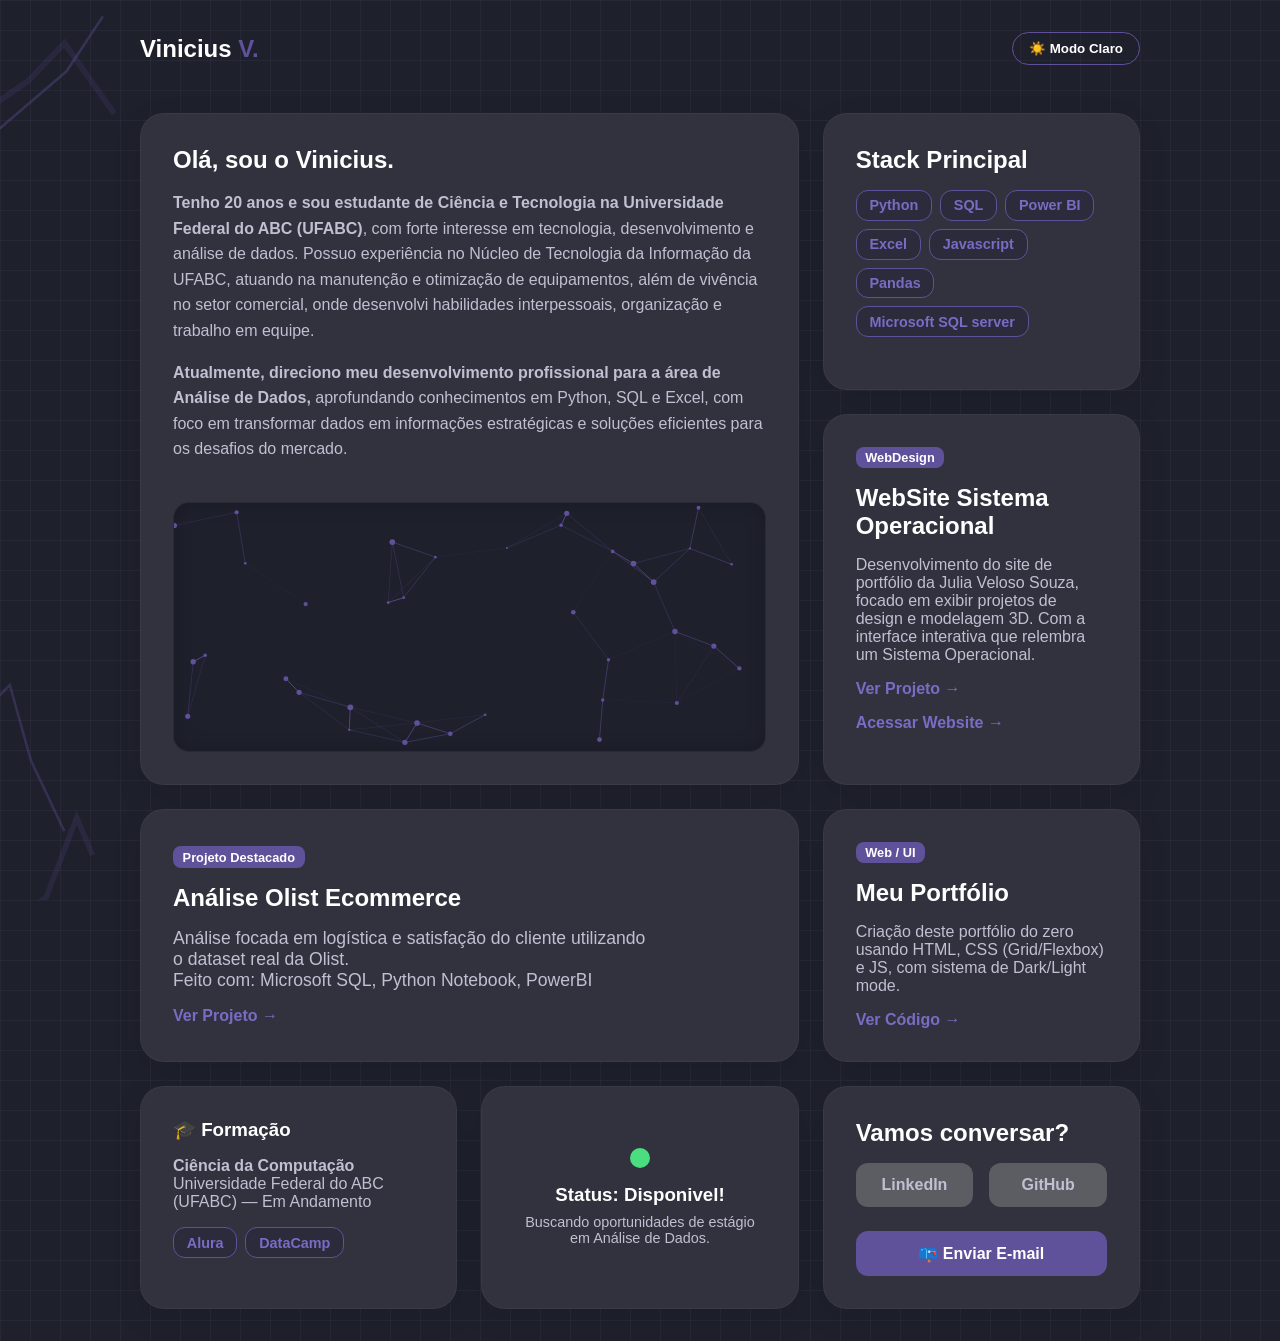
<file: index.html>
<!DOCTYPE html>
<html lang="pt-br" data-theme="dark">

<head>
    <meta charset="UTF-8">
    <meta name="viewport" content="width=device-width, initial-scale=1.0">
    <title>Vinicius | Portfólio de Dados</title>
    <link rel="stylesheet" href="style.css">
</head>

<body>
    <canvas id="bg-canvas"></canvas>

    <header>
        <div class="logo">Vinicius<span> V.</span></div>
        <button id="theme-toggle" aria-label="Mudar tema">
            <span id="theme-icon">☀️ Modo Claro</span>
        </button>
    </header>

    <main class="grid">

        <!-- Hero -->
        <section class="card hero-section">
            <div class="hero-content">
                <h1>Olá, sou o Vinicius.</h1>
                <p><strong>Tenho 20 anos e sou estudante de Ciência e Tecnologia na Universidade Federal do ABC (UFABC)</strong>,
                    com forte interesse em tecnologia, desenvolvimento e análise de dados. Possuo
                    experiência no Núcleo de Tecnologia da Informação da UFABC, atuando na manutenção
                    e otimização de equipamentos, além de vivência no setor comercial, onde desenvolvi
                    habilidades interpessoais, organização e trabalho em equipe.</p>
                <p><strong>Atualmente, direciono meu desenvolvimento profissional para a área de Análise de Dados,</strong>
                    aprofundando conhecimentos em Python, SQL e Excel, com foco em transformar dados em informações
                    estratégicas e soluções eficientes para os desafios do mercado.</p>
            </div>
            <div class="canvas-container" id="canvas-wrapper">
                <canvas id="networkCanvas"></canvas>
            </div>
        </section>

        <!-- Stack -->
        <section class="card skills-section">
            <h2>Stack Principal</h2>
            <div class="skills-tags">
                <span class="tag">Python</span>
                <span class="tag">SQL</span>
                <span class="tag">Power BI</span>
                <span class="tag">Excel</span>
                <span class="tag">Javascript</span>
                <span class="tag">Pandas</span>
                <span class="tag">Microsoft SQL server</span>
            </div>
        </section>

        <!-- Projeto Principal -->
        <section class="card project-section main-project">
            <span class="badge">Projeto Destacado</span>
            <h2>Análise Olist Ecommerce</h2>
            <p>Análise focada em logística e satisfação do cliente utilizando o dataset real da Olist.</p>
            <p>Feito com: Microsoft SQL, Python Notebook, PowerBI</p>
            <a href="https://github.com/vvnvms/Analise-Olist-Ecommerce" class="btn-link" target="_blank">Ver Projeto &rarr;</a>
        </section>

        <!-- Projeto 2 -->
        <section class="card project-section">
            <span class="badge">WebDesign</span>
            <h2>WebSite Sistema Operacional</h2>
            <p>Desenvolvimento do site de portfólio da Julia Veloso Souza, focado em exibir projetos de design e
                modelagem 3D. Com a interface interativa que relembra um Sistema Operacional.</p>
            <a href="https://github.com/pinkyoyocat/Portfolio_Pink" class="btn-link" target="_blank">Ver Projeto &rarr;</a><br>
            <a href="https://pinkyoyocat.vercel.app/" class="btn-link" target="_blank">Acessar Website &rarr;</a>
        </section>

        <!-- Projeto 3 -->
        <section class="card project-section">
            <span class="badge">Web / UI</span>
            <h2>Meu Portfólio</h2>
            <p>Criação deste portfólio do zero usando HTML, CSS (Grid/Flexbox) e JS, com sistema de Dark/Light mode.</p>
            <a href="https://github.com/vvnvms/Portifolio-Vinicius-Vecchiotti" class="btn-link" target="_blank">Ver Código &rarr;</a>
        </section>

        <!-- Formação -->
        <section class="card education-section">
            <h3>🎓 Formação</h3>
            <p><strong>Ciência da Computação</strong></p>
            <p>Universidade Federal do ABC (UFABC) — Em Andamento</p>
            <div class="skills-tags" style="margin-top: 1rem;">
                <span class="tag">Alura</span>
                <span class="tag">DataCamp</span>
            </div>
        </section>

        <!-- Status -->
        <section class="card status-section">
            <div class="pulsing-dot"></div>
            <h3>Status: Disponivel!</h3>
            <p>Buscando oportunidades de estágio em Análise de Dados.</p>
        </section>

        <!-- Contato -->
        <section class="card contact-section">
            <h2>Vamos conversar?</h2>
            <div class="contact-links">
                <a href="https://www.linkedin.com/in/viniciusvecchiotti/" class="btn-primary" target="_blank">LinkedIn</a>
                <a href="https://github.com/vvnvms" class="btn-secondary" target="_blank">GitHub</a>
            </div>
            <button id="email-btn" class="btn-email">📪 Enviar E-mail</button>
        </section>

    </main>

    <script src="script.js"></script>
</body>

</html>
</file>
<file: style.css>
/* === TEMAS === */
:root[data-theme="dark"] {
    --bg-color: #1e202c;
    --grid-line: rgba(191, 192, 209, 0.05);
    --card-bg: #31323e;
    --text-main: #bfc0d1;
    --text-title: #ffffff;
    --accent: #60519b;
    --accent-hover: #7a6bc4;
    --btn-link: #5c5d63;
}

:root[data-theme="light"] {
    --bg-color: #bfc0d1;
    --grid-line: rgba(30, 32, 44, 0.1);
    --card-bg: #ffffff;
    --text-main: #31323e;
    --text-title: #1e202c;
    --accent: #60519b;
    --accent-hover: #4a3e7a;
    --btn-link: #cccccc;
}

/* === RESET & BASE === */
*, *::before, *::after {
    box-sizing: border-box;
    margin: 0;
    padding: 0;
    font-family: -apple-system, BlinkMacSystemFont, "Segoe UI", Roboto, Helvetica, Arial, sans-serif;
}

body {
    background-color: var(--bg-color);
    color: var(--text-main);
    transition: background-color 0.4s ease, color 0.4s ease;
    background-image:
        linear-gradient(var(--grid-line) 1px, transparent 1px),
        linear-gradient(90deg, var(--grid-line) 1px, transparent 1px);
    background-size: 30px 30px;
    display: flex;
    flex-direction: column;
    align-items: center;
    min-height: 100vh;
    padding: 2rem;
}

/* === BACKGROUND CANVAS === */
#bg-canvas {
    position: fixed;
    top: 0;
    left: 0;
    width: 100vw;
    height: 100vh;
    z-index: 0;
    pointer-events: none;
}

/* === LAYOUT === */
header, main {
    position: relative;
    z-index: 10;
}

header {
    width: 100%;
    max-width: 1000px;
    display: flex;
    justify-content: space-between;
    align-items: center;
    margin-bottom: 3rem;
}

.logo {
    font-size: 1.5rem;
    font-weight: bold;
    color: var(--text-title);
}
.logo span { color: var(--accent); }

/* === GRID === */
.grid {
    display: grid;
    grid-template-columns: repeat(3, 1fr);
    gap: 1.5rem;
    max-width: 1000px;
    width: 100%;
    grid-auto-flow: dense;
}

.card {
    background-color: var(--card-bg);
    border-radius: 24px;
    padding: 2rem;
    border: 1px solid rgba(128, 128, 128, 0.1);
    box-shadow: 0 10px 30px rgba(0, 0, 0, 0.1);
    transition: transform 0.2s ease, background-color 0.4s ease;
}
.card:hover { transform: translateY(-5px); }

h1, h2, h3 { color: var(--text-title); margin-bottom: 1rem; }

/* === HERO === */
.hero-section {
    grid-column: span 2;
    grid-row: span 2;
    display: flex;
    flex-direction: column;
    gap: 1.5rem;
}
.hero-content p { margin-bottom: 1rem; line-height: 1.6; }

/* === CANVAS DE REDE === */
.canvas-container {
    width: 100%;
    height: 250px;
    background-color: var(--bg-color);
    border-radius: 16px;
    position: relative;
    overflow: hidden;
    border: 1px solid rgba(128, 128, 128, 0.1);
    box-shadow: inset 0 0 20px rgba(0, 0, 0, 0.2);
}
#networkCanvas {
    width: 100%;
    height: 100%;
    display: block;
    cursor: crosshair;
}

/* === TAGS === */
.skills-tags { display: flex; flex-wrap: wrap; gap: 0.5rem; }

.tag {
    background: rgba(8, 1, 46, 0.15);
    color: var(--accent-hover);
    padding: 0.4rem 0.8rem;
    border-radius: 12px;
    font-size: 0.9rem;
    font-weight: bold;
    border: 1px solid var(--accent);
}

.badge {
    background: var(--accent);
    color: white;
    padding: 0.2rem 0.6rem;
    border-radius: 8px;
    font-size: 0.8rem;
    font-weight: bold;
    display: inline-block;
    margin-bottom: 1rem;
    align-self: flex-start;
}

/* === BOTÕES === */
.btn-link {
    color: var(--accent-hover);
    text-decoration: none;
    font-weight: bold;
    display: inline-block;
    margin-top: 1rem;
}

.contact-links { display: flex; gap: 1rem; margin-top: 1rem; }

.btn-primary, .btn-secondary {
    color: var(--text-main);
    background-color: var(--btn-link);
    padding: 0.8rem 1.5rem;
    border-radius: 12px;
    text-decoration: none;
    font-weight: bold;
    text-align: center;
    flex: 1;
    transition: transform 0.2s ease, box-shadow 0.2s ease, background-color 0.3s ease;
}
.btn-primary:hover, .btn-secondary:hover {
    transform: translateY(-3px) scale(1.02);
    box-shadow: 0 5px 15px rgba(96, 81, 155, 0.4);
    background-color: var(--accent-hover);
    color: #ffffff;
    border-color: var(--accent-hover);
}
.btn-primary:active, .btn-secondary:active {
    transform: translateY(0) scale(0.98);
}

.btn-email {
    background-color: var(--accent);
    color: #ffffff;
    border: none;
    padding: 0.8rem 1.5rem;
    border-radius: 12px;
    font-weight: bold;
    font-size: 1rem;
    cursor: pointer;
    width: 100%;
    margin-top: 1.5rem;
    transition: transform 0.2s ease, box-shadow 0.2s ease, background-color 0.3s ease;
}
.btn-email:hover {
    transform: translateY(-3px) scale(1.02);
    box-shadow: 0 5px 15px rgba(96, 81, 155, 0.4);
    background-color: var(--accent-hover);
}
.btn-email:active { transform: translateY(0) scale(0.98); }

button#theme-toggle {
    background: transparent;
    border: 1px solid var(--accent);
    color: var(--text-title);
    padding: 0.5rem 1rem;
    border-radius: 20px;
    cursor: pointer;
    font-weight: bold;
    transition: all 0.3s ease;
}
button#theme-toggle:hover {
    background: var(--accent);
    color: #fff;
}

/* === STATUS === */
.status-section {
    display: flex;
    align-items: center;
    justify-content: center;
    text-align: center;
    flex-direction: column;
}
.status-section h3 { margin-top: 1rem; margin-bottom: 0.5rem; }
.status-section p { font-size: 0.9rem; }

.pulsing-dot {
    width: 20px;
    height: 20px;
    background-color: #4ade80;
    border-radius: 50%;
    box-shadow: 0 0 0 0 rgba(74, 222, 128, 0.7);
    animation: pulse-green 2s infinite;
}
@keyframes pulse-green {
    0%   { transform: scale(0.95); box-shadow: 0 0 0 0 rgba(74, 222, 128, 0.7); }
    70%  { transform: scale(1);    box-shadow: 0 0 0 10px rgba(74, 222, 128, 0); }
    100% { transform: scale(0.95); box-shadow: 0 0 0 0 rgba(74, 222, 128, 0); }
}

/* === PROJETO PRINCIPAL (DESKTOP) === */
@media (min-width: 769px) {
    .main-project {
        grid-column: span 2;
        display: flex;
        flex-direction: column;
        justify-content: center;
    }
    .main-project p {
        font-size: 1.1rem;
        max-width: 80%;
    }
}

/* === RESPONSIVO === */
@media (max-width: 768px) {
    .grid { grid-template-columns: 1fr; }
    .hero-section { grid-column: span 1; grid-row: span 1; }
    body { padding: 1rem; }
}
</file>
